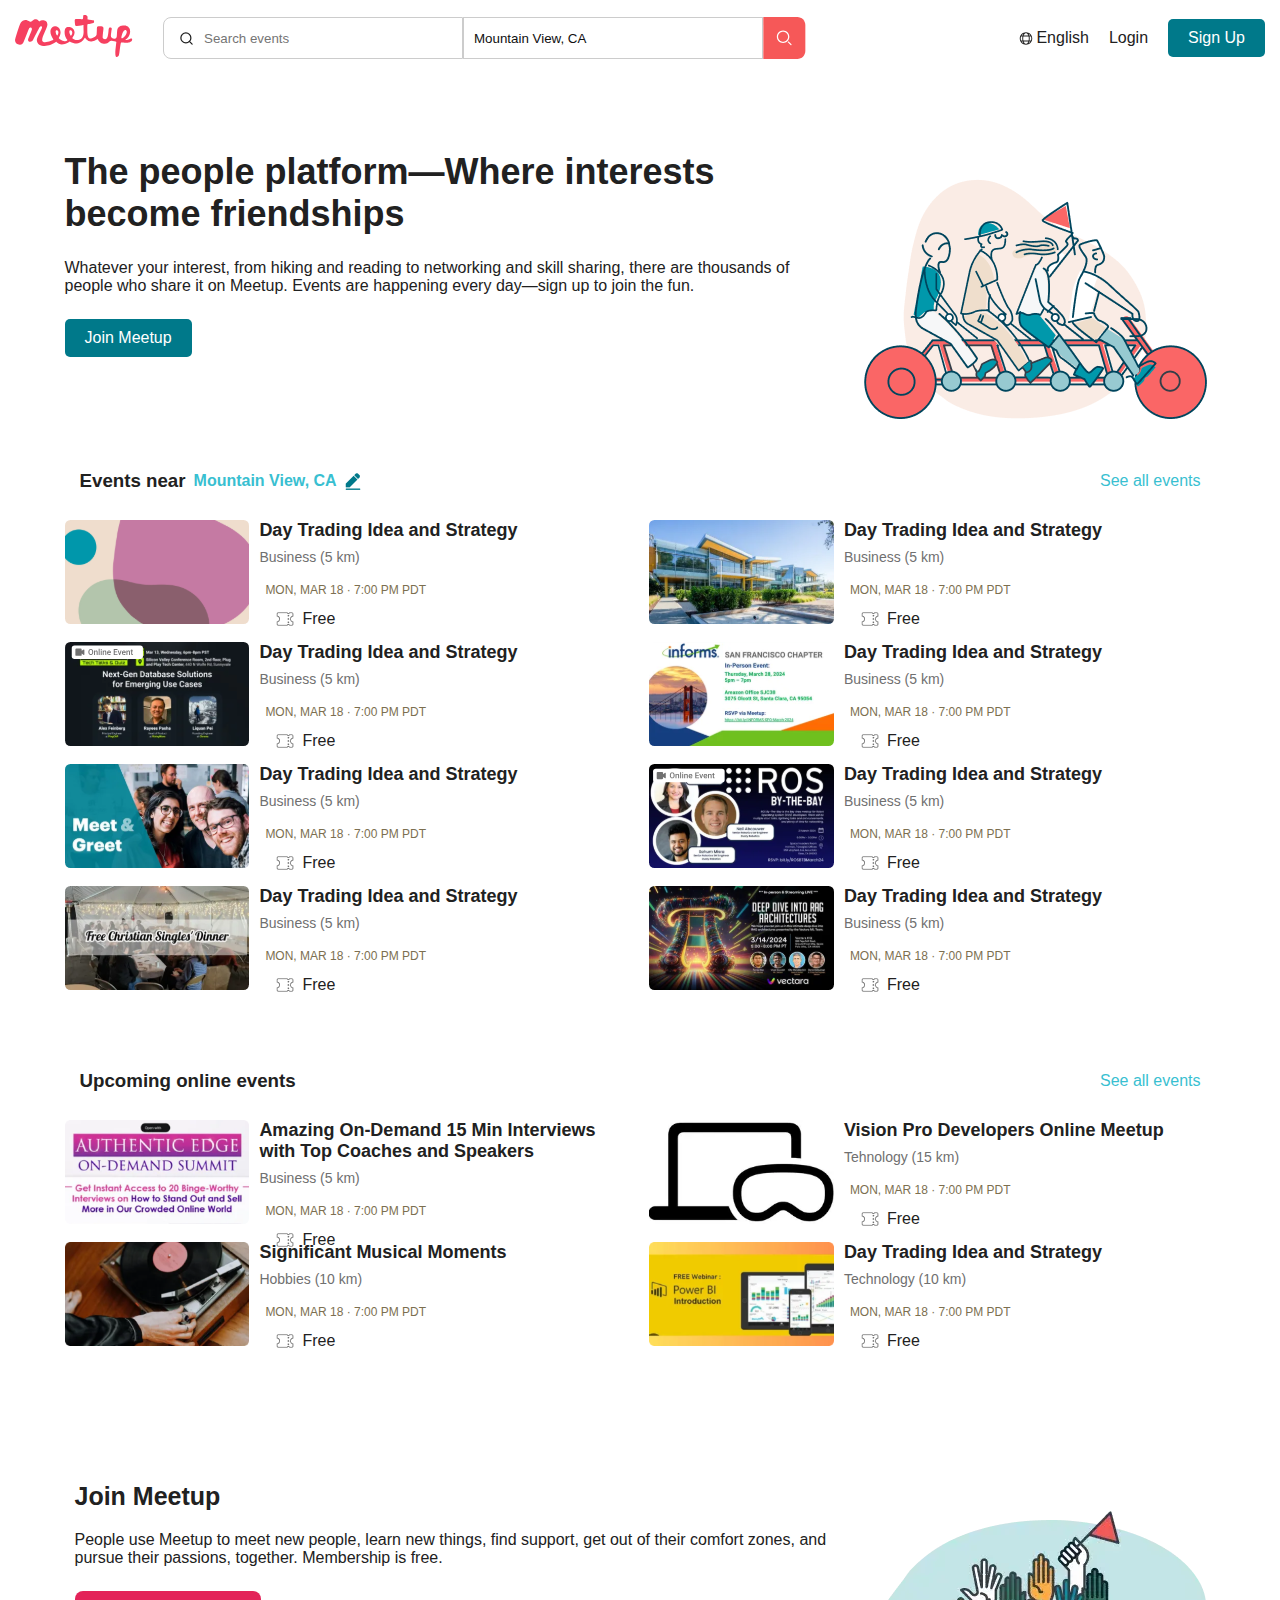
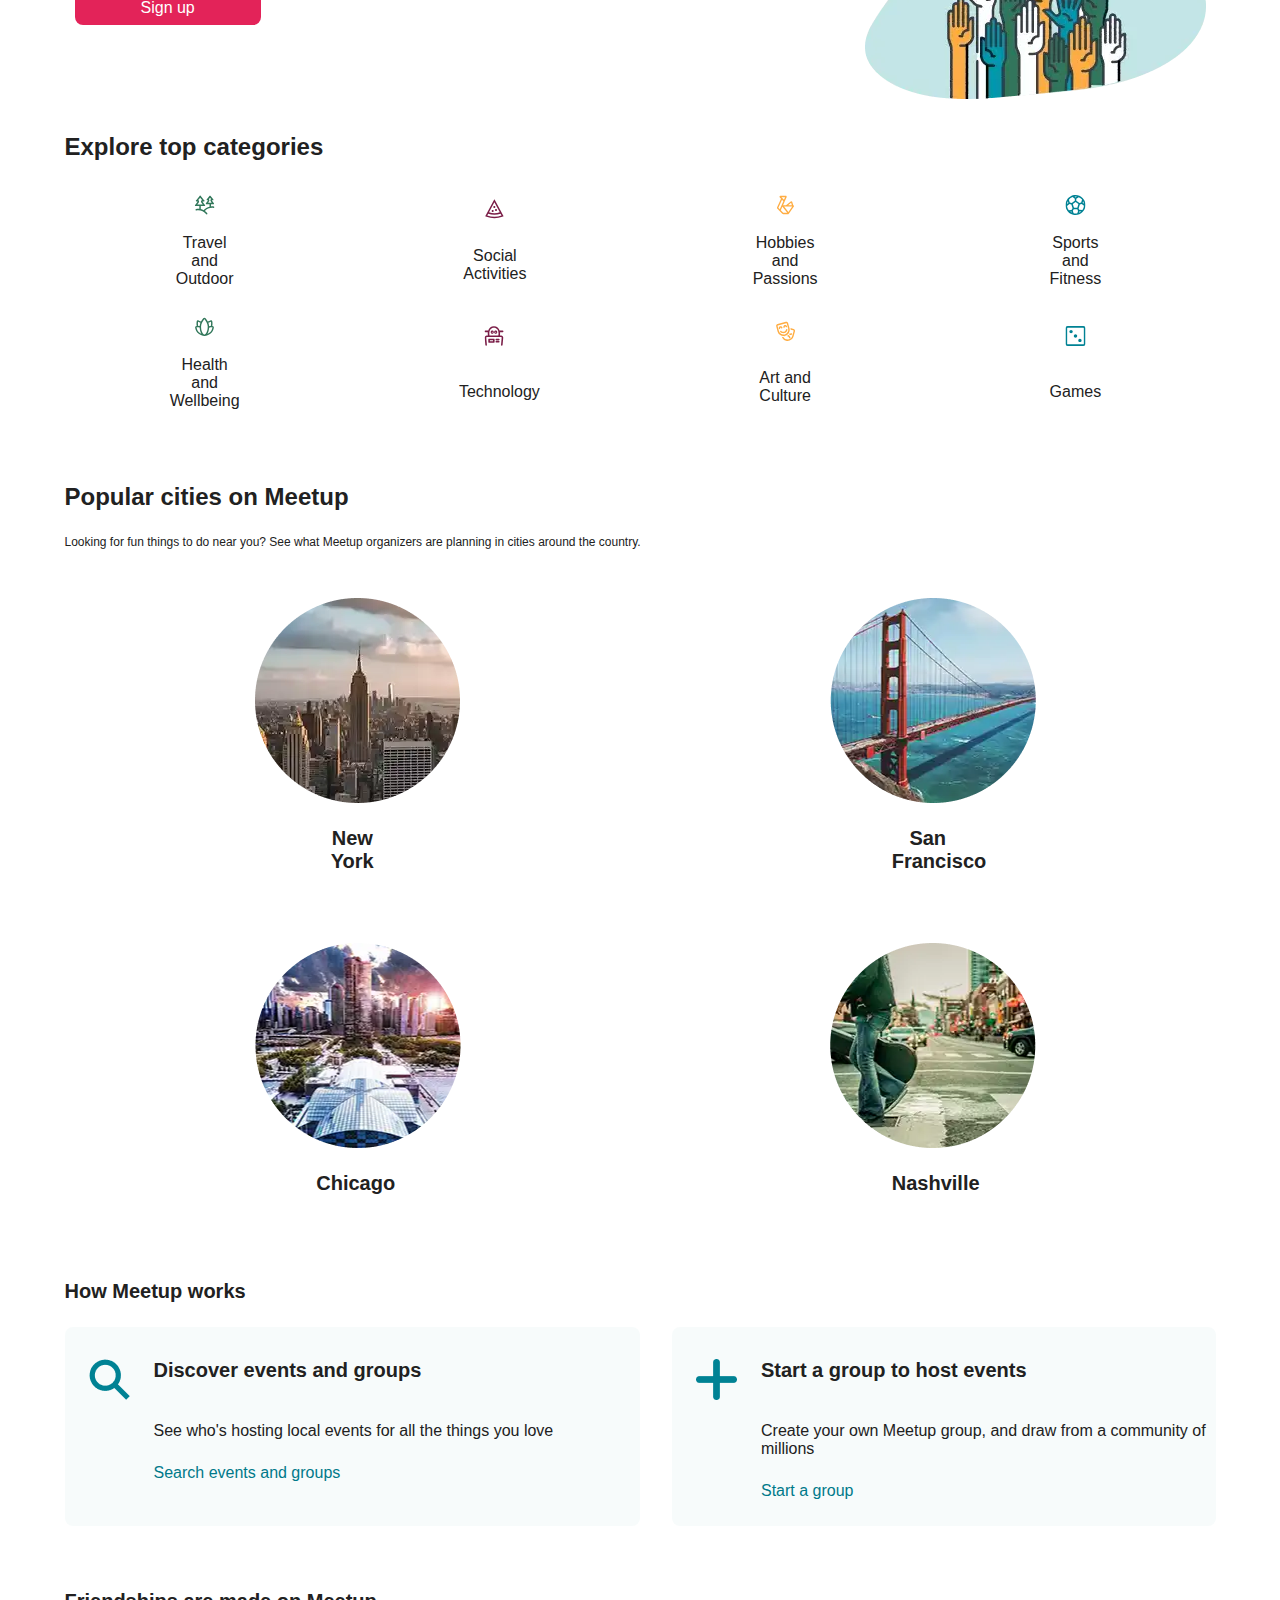
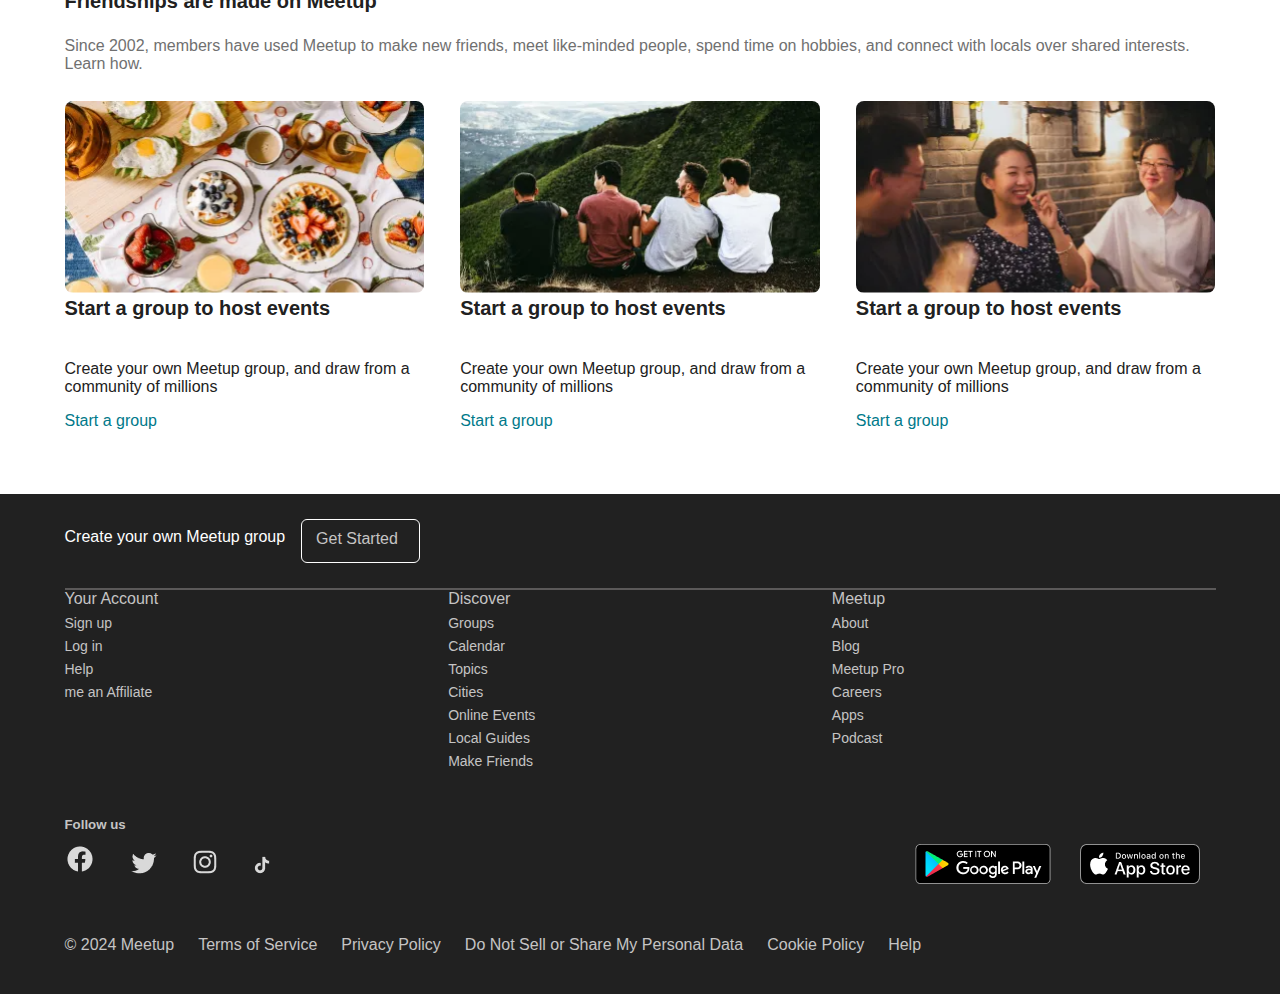
<file: index.html>
<!DOCTYPE html>
<html lang="en">
<head>
    <meta charset="UTF-8">
    <meta name="viewport" content="width=device-width, initial-scale=1.0">
    <title>Document</title>
    <link rel="stylesheet" href="./style.css">
</head>
<body>

 <!-- ============================== header ==================================   -->
    
 
  <header class="header">
    <div class="leftside-head">
      <a href="./event.html"
        ><img src="./imgs/imgs-hedder/Logo.svg" alt="" class="header-logo"
      /></a>
      <input
        id="input-left"
        type="text"
        placeholder="Search events"
        class="search__input__left"
      />
      <input
        type="text"
        placeholder="Mountain View, CA"
        class="search__input__right"
      />
      <img src="./imgs/imgs-hedder/Button-red - Search events.svg" alt="">

    </div>
    <div class="rightside-head">
      <div class="logo-small">
        <a href="./index.html"
          ><img src="./imgs/imgs-hedder/Logo.svg" alt="" class="header-logo-small"
        /></a>
      </div>
      <div class="links-right">
        <a href="#"
          >
          <svg
            width="20"
            height="15"
            viewBox="0 0 20 20"
            fill="none"
            xmlns="http://www.w3.org/2000/svg"
          >
            <path
              fill-rule="evenodd"
              clip-rule="evenodd"
              d="M10.0003 17.0837C10.7695 17.0837 11.6793 16.5575 12.464 15.2497C12.6935 14.8673 12.9004 14.4342 13.0779 13.9587H6.92273C7.10022 14.4342 7.30719 14.8673 7.53666 15.2497C8.32132 16.5575 9.23116 17.0837 10.0003 17.0837ZM6.54964 12.7087C6.35852 11.8802 6.25033 10.9676 6.25033 10.0003C6.25033 9.03308 6.35852 8.12042 6.54964 7.29199H13.451C13.6422 8.12042 13.7503 9.03308 13.7503 10.0003C13.7503 10.9676 13.6422 11.8802 13.451 12.7087H6.54964ZM14.4013 13.9587C14.1162 14.8377 13.7389 15.6216 13.2912 16.2744C14.3324 15.7272 15.2207 14.9283 15.8753 13.9587H14.4013ZM16.5474 12.7087H14.7303C14.9053 11.8595 15.0003 10.9484 15.0003 10.0003C15.0003 9.05224 14.9053 8.14113 14.7303 7.29199H16.5474C16.893 8.12634 17.0837 9.04108 17.0837 10.0003C17.0837 10.9596 16.893 11.8743 16.5474 12.7087ZM5.27032 12.7087H3.4532C3.10768 11.8743 2.91699 10.9596 2.91699 10.0003C2.91699 9.04108 3.10768 8.12634 3.4532 7.29199H5.27032C5.09533 8.14113 5.00033 9.05224 5.00033 10.0003C5.00033 10.9484 5.09533 11.8595 5.27032 12.7087ZM4.12535 13.9587H5.5993C5.88452 14.8377 6.26176 15.6216 6.70951 16.2744C5.66828 15.7272 4.77994 14.9283 4.12535 13.9587ZM6.92273 6.04199H13.0779C12.9004 5.56643 12.6935 5.13333 12.464 4.75089C11.6793 3.44313 10.7695 2.91699 10.0003 2.91699C9.23116 2.91699 8.32132 3.44313 7.53666 4.75089C7.30719 5.13333 7.10022 5.56643 6.92273 6.04199ZM14.4013 6.04199H15.8753C15.2207 5.07234 14.3324 4.27348 13.2912 3.72621C13.7389 4.3791 14.1162 5.16299 14.4013 6.04199ZM6.70951 3.72621C6.26176 4.37911 5.88451 5.16299 5.5993 6.04199H4.12534C4.77994 5.07234 5.66828 4.27348 6.70951 3.72621ZM10.0003 1.66699C14.6027 1.66699 18.3337 5.39795 18.3337 10.0003C18.3337 14.6027 14.6027 18.3337 10.0003 18.3337C5.39795 18.3337 1.66699 14.6027 1.66699 10.0003C1.66699 5.39795 5.39795 1.66699 10.0003 1.66699Z"
              fill="#212121"
            />
          </svg>
          English</a
        >
        <a href="#">Login</a>
        <button class="btn__header button">Sign Up</button>
      </div>
    </div>
  </header>

  


    <!-- ================================== section bicikle ============================================ -->

<div class="container">
  <section>
    <div class="headerBox">
   
      <div class="header-box-left">
        <h2 >The people platform—Where
          interests become friendships</h2>
        <p>Whatever your interest, from hiking and reading to networking and skill sharing,
          there are thousands of people who share it on Meetup. Events are happening
          every day—sign up to join the fun.</p>
        <a href="event.html"><button class="header-box-btn button bicicleBtn" >Join Meetup</button></a>
      
      </div>
      <div class="header-box-rigt">
        <img src="./imgs/imgs-bicicle/bicicle.png" alt="">
      </div>
    </div>
  </section>
  
  
      <!-- ================= section grid ======================================= -->
  
  
  <section class="grid-container">
    <div class="heding-events">
      <div class="heding-events-left">
        <h3>Events near</h3>
        <a href="">Mountain View, CA</a>
        <img src="./imgs/imgs-grid/Pensil.png" alt="">
      </div>
      <div class="heding-events-recht">
        <a href="">See all events</a>
      </div>
    </div>
   <!-- ==================== -->
  

    <div class="grid-events">
        <div class="event">
            <img src="./imgs/imgs-grid/1.svg" alt="">
          <div class="event-text">
              <h3>Day Trading Idea and Strategy</h3>
              <p class="remot"> Business (5 km)</p>
            <div class="date-div">
              <img src="./imgs/imgs-grid/todo.svg.png" alt="">
              <p class="date"> Mon, Mar 18 · 7:00 PM PDT </p>
            </div>
            <div class="going-all">      
              <div class="going">
                <img src="./imgs/imgs-grid/check.svg.png" alt="">
                <p>1 going</p>
              </div>
              <div class="ticket">
                  <img src="./imgs/imgs-grid/ticket.svg.png" alt=""> 
                  <p>Free</p>
              </div>
          </div>
            <div class="online">
              <img src="./imgs/imgs-grid/camera.svg.svg" alt="">
              <p class="online-event"> Online Event </p>
            </div>
        </div>
      </div>
        
      <div class="event">
            <img src="./imgs/imgs-grid/2 event_519345287.webp.svg" alt="">
            <div class="event-text">
              <h3>Day Trading Idea and Strategy</h3>
              <p class="remot"> Business (5 km)</p>
            <div class="date-div">
              <img src="./imgs/imgs-grid/todo.svg.png" alt="">
              <p class="date"> Mon, Mar 18 · 7:00 PM PDT </p>
            </div>
            <div class="going-all">      
              <div class="going">
                <img src="./imgs/imgs-grid/check.svg.png" alt="">
                <p>1 going</p>
              </div>
              <div class="ticket">
                  <img src="./imgs/imgs-grid/ticket.svg.png" alt=""> 
                  <p>Free</p>
              </div>
          </div>
            <div class="online">
              <img src="./imgs/imgs-grid/camera.svg.svg" alt="">
              <p class="online-event"> Online Event </p>
            </div>
        </div>
      </div>
      <div class="event">
        <img src="./imgs/imgs-grid/3.svg" alt="">
        <div class="event-text">
          <h3>Day Trading Idea and Strategy</h3>
          <p class="remot"> Business (5 km)</p>
        <div class="date-div">
          <img src="./imgs/imgs-grid/todo.svg.png" alt="">
          <p class="date"> Mon, Mar 18 · 7:00 PM PDT </p>
        </div>
        <div class="going-all">      
          <div class="going">
            <img src="./imgs/imgs-grid/check.svg.png" alt="">
            <p>1 going</p>
          </div>
          <div class="ticket">
              <img src="./imgs/imgs-grid/ticket.svg.png" alt=""> 
              <p>Free</p>
          </div>
       </div>
        <div class="online">
          <img src="./imgs/imgs-grid/camera.svg.svg" alt="">
          <p class="online-event"> Online Event </p>
        </div>
        </div>
      </div>
  
          <div class="event">
            <img src="./imgs/imgs-grid/3 event_519596732.webp.svg" alt="">
            <div class="event-text">
              <h3>Day Trading Idea and Strategy</h3>
              <p class="remot"> Business (5 km)</p>
            <div class="date-div">
              <img src="./imgs/imgs-grid/todo.svg.png" alt="">
              <p class="date"> Mon, Mar 18 · 7:00 PM PDT </p>
            </div>
            <div class="going-all">      
              <div class="going">
                <img src="./imgs/imgs-grid/check.svg.png" alt="">
                <p>1 going</p>
              </div>
              <div class="ticket">
                  <img src="./imgs/imgs-grid/ticket.svg.png" alt=""> 
                  <p>Free</p>
              </div>
          </div>
            <div class="online">
              <img src="./imgs/imgs-grid/camera.svg.svg" alt="">
              <p class="online-event"> Online Event </p>
            </div>
        </div>
      </div>
      <div class="event">
        <img src="./imgs/imgs-grid/5.svg" alt="">
        <div class="event-text">
          <h3>Day Trading Idea and Strategy</h3>
          <p class="remot"> Business (5 km)</p>
        <div class="date-div">
          <img src="./imgs/imgs-grid/todo.svg.png" alt="">
          <p class="date"> Mon, Mar 18 · 7:00 PM PDT </p>
        </div>
        <div class="going-all">      
          <div class="going">
            <img src="./imgs/imgs-grid/check.svg.png" alt="">
            <p>1 going</p>
          </div>
          <div class="ticket">
            <img src="./imgs/imgs-grid/ticket.svg.png" alt=""> 
            <p>Free</p>
          </div>
        </div>
            <div class="online">
              <img src="./imgs/imgs-grid/camera.svg.svg" alt="">
              <p class="online-event"> Online Event </p>
            </div>
        </div>
      </div>
  
      <div class="event">
        <img src="./imgs/imgs-grid/6.svg" alt="">
        <div class="event-text">
          <h3>Day Trading Idea and Strategy</h3>
          <p class="remot"> Business (5 km)</p>
        <div class="date-div">
          <img src="./imgs/imgs-grid/todo.svg.png" alt="">
          <p class="date"> Mon, Mar 18 · 7:00 PM PDT </p>
        </div>
        <div class="going-all">      
           <div class="going">
             <img src="./imgs/imgs-grid/check.svg.png" alt="">
             <p>1 going</p>
           </div>
            <div class="ticket">
              <img src="./imgs/imgs-grid/ticket.svg.png" alt=""> 
              <p>Free</p>
            </div>
          </div>
            <div class="online">
              <img src="./imgs/imgs-grid/camera.svg.svg" alt="">
              <p class="online-event"> Online Event </p>
            </div>
        </div>
      </div>
  
      <div class="event">
        <img src="./imgs/imgs-grid/7.svg" alt="">
        <div class="event-text">
          <h3>Day Trading Idea and Strategy</h3>
          <p class="remot"> Business (5 km)</p>
        <div class="date-div">
          <img src="./imgs/imgs-grid/todo.svg.png" alt="">
          <p class="date"> Mon, Mar 18 · 7:00 PM PDT </p>
        </div>
        <div class="going-all">      
          <div class="going">
            <img src="./imgs/imgs-grid/check.svg.png" alt="">
            <p>1 going</p>
          </div>
          <div class="ticket">
            <img src="./imgs/imgs-grid/ticket.svg.png" alt=""> 
            <p>Free</p>
          </div>
          </div>
            <div class="online">
              <img src="./imgs/imgs-grid/camera.svg.svg" alt="">
              <p class="online-event"> Online Event </p>
            </div>
        </div>
      </div>
  
  
      <div class="event">
        <img src="./imgs/imgs-grid/4.svg" alt="">
        <div class="event-text">
          <h3>Day Trading Idea and Strategy</h3>
          <p class="remot"> Business (5 km)</p>
        <div class="date-div">
          <img src="./imgs/imgs-grid/todo.svg.png" alt="">
          <p class="date"> Mon, Mar 18 · 7:00 PM PDT </p>
        </div>
        <div class="going-all">      
          <div class="going">
            <img src="./imgs/imgs-grid/check.svg.png" alt="">
             <p>1 going</p>
          </div>
          <div class="ticket">
            <img src="./imgs/imgs-grid/ticket.svg.png" alt=""> 
            <p>Free</p>
          </div>
        </div>
        <div class="online">
          <img src="./imgs/imgs-grid/camera.svg.svg" alt="">
           <p class="online-event"> Online Event </p>
         </div>
        </div>
      </div>
      
          </div>
       
  </section>
  <!-- ===================== section "online-event" ============================ -->
  
  
  <section class="grid-container">
    <div class="heding-events">
      <div class="heding-events-left">
        <h3>Upcoming online events</h3>
      </div>
      <div class="heding-events-recht">
        <a href="">See all events</a>
      </div>
    </div>
   <!-- ==================== -->
  
  
  
    <div class="grid-events">
        <div class="event">
            <img src="./imgs/imgs grid2/grid-1.png" alt="">
          <div class="event-text">
              <h3>Amazing On-Demand 15
                Min Interviews with Top
                Coaches and Speakers</h3>
              <p class="remot"> Business (5 km)</p>
            <div class="date-div">
            
              <p class="date"> Mon, Mar 18 · 7:00 PM PDT </p>
            </div>
            <div class="going-all">      
              <div class="going">
                <img src="./imgs/imgs-grid/check.svg.png" alt="">
                <p>1 going</p>
              </div>
              <div class="ticket">
                  <img src="./imgs/imgs-grid/ticket.svg.png" alt=""> 
                  <p>Free</p>
              </div>
          </div>
            <div class="online">
              <img src="./imgs/imgs-grid/camera.svg.svg" alt="">
              <p class="online-event"> Online Event </p>
            </div>
        </div>
      </div>
        
      <div class="event">
            <img src="./imgs/imgs grid2/grid2.webp.png" alt="">
            <div class="event-text">
              <h3>Vision Pro Developers
                Online Meetup</h3>
              <p class="remot"> Tehnology (15 km)</p>
            <div class="date-div">
              <img src="./imgs/imgs-grid/todo.svg.png" alt="">
              <p class="date"> Mon, Mar 18 · 7:00 PM PDT </p>
            </div>
            <div class="going-all">      
              <div class="going">
                <img src="./imgs/imgs-grid/check.svg.png" alt="">
                <p>1 going</p>
              </div>
              <div class="ticket">
                  <img src="./imgs/imgs-grid/ticket.svg.png" alt=""> 
                  <p>Free</p>
              </div>
          </div>
            <div class="online">
              <img src="./imgs/imgs-grid/camera.svg.svg" alt="">
              <p class="online-event"> Online Event </p>
            </div>
        </div>
      </div>
      <div class="event">
        <img src="./imgs/imgs grid2/grid3.png" alt="">
        <div class="event-text">
          <h3>Significant Musical
            Moments</h3>
          <p class="remot"> Hobbies (10 km)</p>
        <div class="date-div">
          <img src="./imgs/imgs-grid/todo.svg.png" alt="">
          <p class="date"> Mon, Mar 18 · 7:00 PM PDT </p>
        </div>
        <div class="going-all">      
          <div class="going">
            <img src="./imgs/imgs-grid/check.svg.png" alt="">
            <p>1 going</p>
          </div>
          <div class="ticket">
              <img src="./imgs/imgs-grid/ticket.svg.png" alt=""> 
              <p>Free</p>
          </div>
       </div>
        <div class="online">
          <img src="./imgs/imgs-grid/camera.svg.svg" alt="">
          <p class="online-event"> Online Event </p>
        </div>
        </div>
      </div>
  
          <div class="event">
            <img src="./imgs/imgs grid2/grid4.png" alt="">
            <div class="event-text">
              <h3>Day Trading Idea and Strategy</h3>
              <p class="remot"> Technology (10 km)</p>
            <div class="date-div">
              <img src="./imgs/imgs-grid/todo.svg.png" alt="">
              <p class="date"> Mon, Mar 18 · 7:00 PM PDT </p>
            </div>
            <div class="going-all">      
              <div class="going">
                <img src="./imgs/imgs-grid/check.svg.png" alt="">
                <p>1 going</p>
              </div>
              <div class="ticket">
                  <img src="./imgs/imgs-grid/ticket.svg.png" alt=""> 
                  <p>Free</p>
              </div>
          </div>
            <div class="online">
              <img src="./imgs/imgs-grid/camera.svg.svg" alt="">
              <p class="online-event"> Online Event </p>
            </div>
        </div>
      </div>
  </section>
  
  <!-- ================= Section  Join Meetup ===================-->
  
  <section class="joinMeetup">
    <div class="hendeBox">
   
      <div class="hende-box-left">
        <h2 >Join Meetup</h2>
        <div class="hende-box-rigt hende-smoll">
          <img src="./imgs/imgs-bicicle/hende.png" alt="">
        </div>
        <p>People use Meetup to meet new people, learn new things, find support, get out of their
          comfort zones, and pursue their passions, together. Membership is free.</p>
        <a href=""><button class="hende-box-btn  button-pinck" >Sign up</button></a>
      
      </div>
      <div class="hende-box-rigt">
        <img src="./imgs/imgs-bicicle/hende.png" alt="">
      </div>
    </div>
  </section>
  
  <!-- ======================== section explore ===================-->
  
  <section class="explore-popular">
     <h3>Explore top categories</h3>
     <div class="content-explore-popular exploreAll">
      <div class="c-explore">
        <img src="./imgs/Explore top/1-travel_and_outdoor.svg fill.svg" alt="">
        <p class="explore">Travel and
          Outdoor</p>
       </div>
       <div class="c-explore">
        <img src="./imgs/Explore top/2- social_activities.svg fill.svg" alt="">
        <p class="explore">Social
          Activities</p>
       </div>
       <div class="c-explore">
        <img src="./imgs/Explore top/3-hobbies_and_passions.svg fill.svg" alt="">
        <p class="explore">Hobbies and
          Passions</p>
       </div>
       <div class="c-explore">
        <img src="./imgs/Explore top/4-sports_and_fitness.svg.svg" alt="">
        <p class="explore">Sports and
          Fitness</p>
       </div>
       <div class="c-explore">
        <img src="./imgs/Explore top/5-health_and_wellness.svg.svg" alt="">
        <p class="explore">Health and
          Wellbeing</p>
       </div>
       <div class="c-explore">
        <img src="./imgs/Explore top/6-technology.svg.svg" alt="">
        <p class="explore">Technology</p>
       </div>
       <div class="c-explore">
        <img src="./imgs/Explore top/7-art_and_culture.svg.svg" alt="">
        <p class="explore">Art and
          Culture</p>
       </div>
       <div class="c-explore">
        <img src="./imgs/Explore top/8-games.svg.svg" alt="">
        <p class="explore">Games</p>
       </div>
     </div>
  
  
  </section>
   <!-- =======================  section popular  ================= -->
  
   <section class="explore-popular cities">
    <h3>Popular cities on Meetup</h3>
    <p class="subtitle">Looking for fun things to do near you? See what Meetup organizers are planning in cities around the country.</p>
    <div class="content-explore-popular citiesGrid">
     <div class="popularCities">
       <img src="./imgs/popular cities/Link → new_york.webp.png" alt="">
       <p class="explore">New York</p>
      </div>
      <div class="popularCities">
       <img src="./imgs/popular cities/Link → san_francisco.webp.png" alt="">
       <p class="explore">San Francisco</p>
      </div>
      <div class="popularCities">
       <img src="./imgs/popular cities/Link → chicago.webp.png" alt="">
       <p class="explore">Chicago</p>
      </div>
      <div class="popularCities">
       <img src="./imgs/popular cities/Link → nashville.webp.png" alt="">
       <p class="explore">Nashville</p>
      </div>
      <div class="popularCities miami">
       <img src="./imgs/popular cities/Link → miami.webp.png" alt="">
       <p class="explore">Miami</p>
      </div>
    </div>
  
  
  </section>
<!-- ====================== section Meetup works ======================== -->
<section class="meetupWorks">
  <h3>How Meetup works</h3>
  <div class="works">
    <div class="work-lupa">
      <div class="lupaImg"><img src="./imgs/imgs-mettapWorks/lupaGreen.svg.png" alt=""></div>
     <div class="workContent">
      <p class="works-title">Discover events and groups</p>
      <p class="works-content">See who's hosting local events for all the things
        you love</p>
      <a href="" class="works-link-green">Search events and groups</a>
     </div>
    
    </div>
    <div class="work-plus">
      <div class="plusImg"><img src="./imgs/imgs-mettapWorks/plus.svg.png" alt=""></div>
     <div class="workContent">
      <p class="works-title">Start a group to host events</p>
      <p class="works-content">Create your own Meetup group, and draw from a
        community of millions</p>
      <a href="" class="works-link-green">Start a group</a>
     </div>
     
    </div>
  </div>
</section>

<!-- ======================== section Friendships =====================-->

<section class="friendships">
<div class="friendships-title">
  <h3>Friendships are made on Meetup</h3>
<p>Since 2002, members have used Meetup to make new friends, meet like-minded people, spend time on hobbies, and
  connect with locals over shared interests. Learn how.</p>
</div>
<div class="friendships-grid">
   <a href="">
      <img src="./imgs/friendships-imgs/Link → first_article.webp.png" alt="">
     <p class="friendships-text">Start a group to host events</p>
     <p class="friendships-content">Create your own Meetup group, and draw from a
       community of millions</p>
     <p class="friendships-green">Start a group</p>
   </a>
  
   <a href="">
      <img src="./imgs/friendships-imgs/Link → second_article.webp.png" alt="">
     <p class="friendships-text">Start a group to host events</p>
     <p class="friendships-content">Create your own Meetup group, and draw from a
       community of millions</p>
     <p class="friendships-green">Start a group</p>
   </a>
 
    <a href="">
      <img src="./imgs/friendships-imgs/Link → third_article.webp.png" alt="">
      <p class="friendships-text">Start a group to host events</p>
      <p class="friendships-content">Create your own Meetup group, and draw from a
        community of millions</p>
      <p class="friendships-green">Start a group</p>
    </a>
 
</div>
</section>


</div>

<!-- ====================  footer  ====================-->
    <footer>
   
      <div class="container footer-index">
        <div class="footer-head">
          <p>Create your own Meetup group</p>
          <a href="">Get Started</a>
        </div>
        <div class="linie"></div>
        <div class="navigation">
          <div class="nav">
            <p>Your Account</p>
            <a href="">Sign up</a>
            <a href="">Log in</a>
            <a href="">Help</a>
            <a href="">me an Affiliate</a>
          </div>
          <div class="nav">
            <p>Discover</p>
            <a href="">Groups</a>
            <a href="">Calendar</a>
            <a href="">Topics</a>
            <a href="">Cities</a>
            <a href="">Online Events</a>
            <a href="">Local Guides</a>
            <a href="">Make Friends</a>
          </div>
          <div class="nav">
            <p>Meetup</p>
            <a href="">About</a>
            <a href="">Blog</a>
            <a href="">Meetup Pro</a>
            <a href="">Careers</a>
            <a href="">Apps</a>
            <a href="">Podcast</a>
          </div>
        </div>
        <div class="followUs">
          <h5>Follow us</h5>
         <div class="followUsContainer">
          <div class="fllowImg">
            <a href=""><img src="./imgs/imgs-footer/Link - Meetup on Facebook → SVG.png" alt=""></a>
            <a href=""><img src="./imgs/imgs-footer/birdie.png" alt=""></a>
          <a href="./imgs/imgs-footer/YouTube.png"></a>
          <a href=""><img src="./imgs/imgs-footer/Insta.png" alt=""></a>
          <a href=""><img src="./imgs/imgs-footer/nota.png" alt=""></a>
        </div>
        <div class="linc-google">
          <a href=""><img src="./imgs/imgs-footer/Link - Download app from Google Play → download_en-US.svg.png" alt=""></a>
          <a href=""><img src="./imgs/imgs-footer/download_en-US.svg fill.png" alt=""></a>
        </div>
         </div>
        </div>
        <div class="bottom">
          <p>© 2024 Meetup</p>
            <a href="">Terms of Service</a>
            <a href="">Privacy Policy</a>
            <a href="">Do Not Sell or Share My Personal Data</a>
            <a href="">Cookie Policy</a>
            <a href="">Help</a>
        </div>
  
    </div>
  </footer>
    



</body>
</html>
</file>
<file: style.css>
@import url("./styles/1-header.css");
@import url("./styles/2-bicicle.css");
@import url("./styles/3-grid-ewents.css");
@import url("./styles/4-explore-popular.css");
@import url("./styles/5-mettup-works.css");
@import url("./styles/6-friendships.css");
@import url("./styles/footer.css");
@import url("./event.css");
@import url("./styles/2-1-hendy.css");
@import url("./styles/events-content.css");
* {
	margin: 0;
	padding: 0;
	box-sizing: border-box;
}

body {
	font-family: 'Roboto', sans-serif;
	background-color: white;
	color: var(--color-dark);
	overflow-x: hidden;
}

:root {
	--color-dark: #212121;
	--color-darkgrey: #707070;
	--color-btn-blue: #00798A;
	--color-light-blue-bg: #97CAD114;
	--transition-duration: 0.2s;
	--color-white: white;
	--border-radius: 5px;
}
footer {
	background-color: var(--color-dark);
	/* max-width: 1512px; */
	padding: 0 15px;
	margin: 0 auto;
	min-width: 364px;
    width: 100%;
   
}
.container {
	max-width: 1181px;
	padding: 0 15px;
	margin: 0 auto;
	min-width: 364px;
}


.button {
	background-color: var(--color-btn-blue);
	color: var(--color-white);
	font-size: 16px;
	padding: 10px 20px;
	border: none;
	border-radius: var(--border-radius);
	text-decoration: none;
	cursor: pointer;
	white-space: nowrap;
}

.button:hover {
	background-color: #16a5b8;
}

a,
button,
svg,
img,
input * {
	transition-duration: var(--transition-duration);
}

/* 
@media (max-width: 1400px) {

}

@media (max-width: 1200px) {



}

@media (max-width: 992px) {

}

@media (max-width: 768px) {

}

@media (max-width: 576px) {
	
} */
</file>
